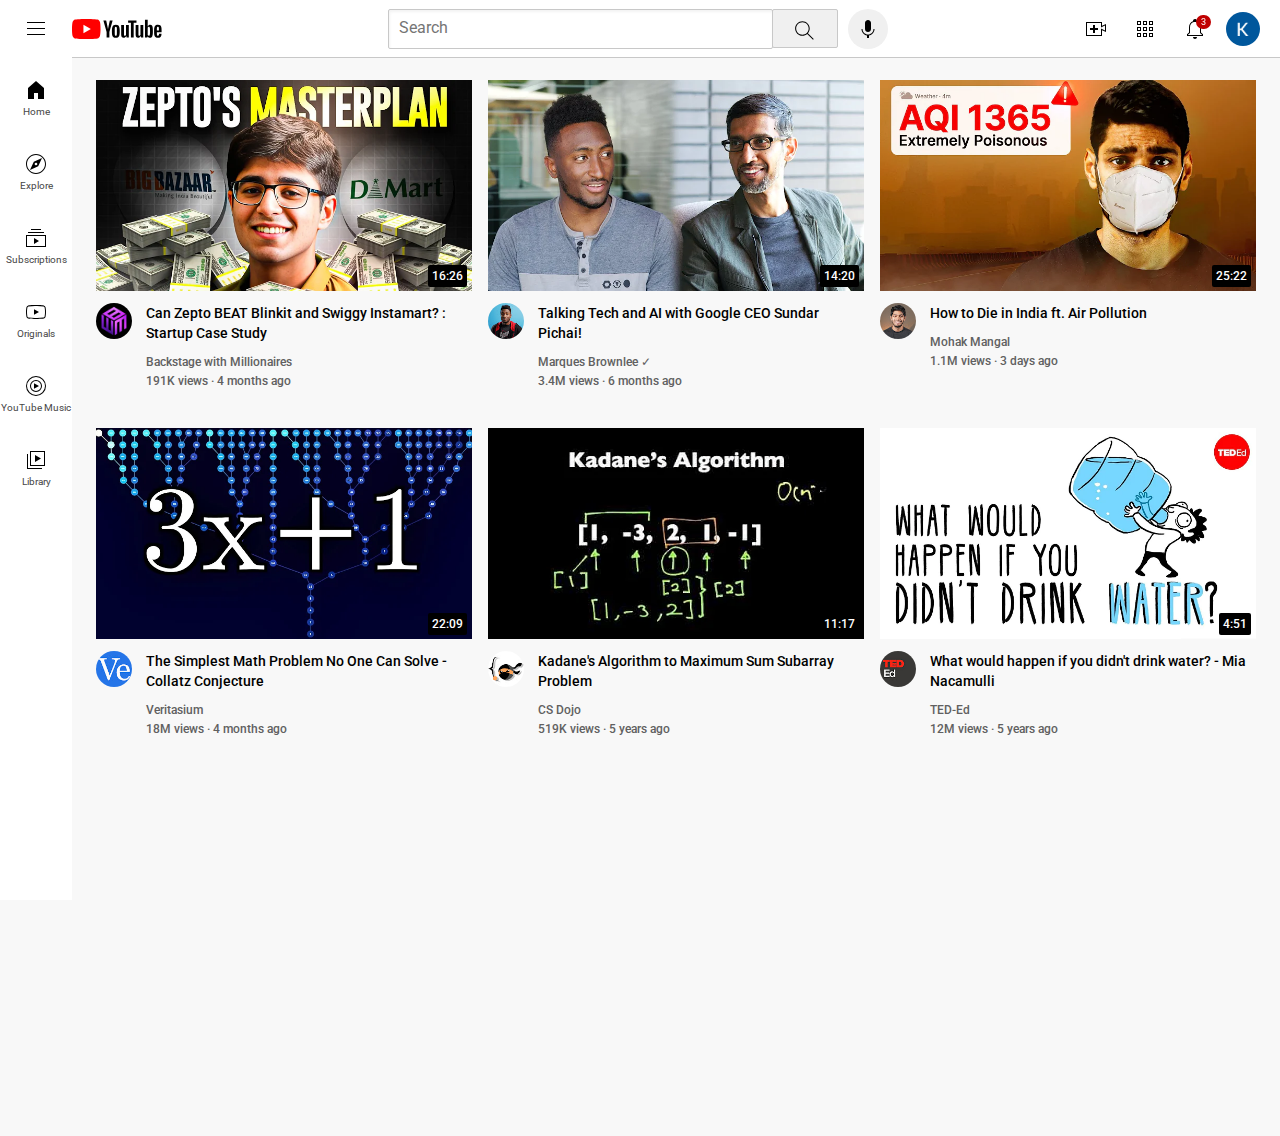
<file: index.html>
<!DOCTYPE html>
<html>
  <head>
    <title> Youtube sample</title>

    <link rel="preconnect" href="https://fonts.googleapis.com">
    <link rel="preconnect" href="https://fonts.gstatic.com" crossorigin>
    <link href="https://fonts.googleapis.com/css2?family=Roboto:wght@400;500;700&display=swap" rel="stylesheet">

    <link rel="stylesheet" href="styles/general.css">
    <link rel="stylesheet" href="styles/header.css">
    <link rel="stylesheet" href="styles/video.css">
    <link rel="stylesheet" href="styles/sidebar.css">
  </head>
  <body>
    <div class="header">

      <div class="left-section">
        <img class="hamburger-menu" src="Icons/hamburger-menu.svg">
        <img class="yt-logo" src="Icons/youtube-logo.svg">
      </div>

      <div class="middle-section">
        <input class= "searchbox" type="text" placeholder="Search">
        <button class="search-button">
          <img class="search-icon" src="Icons/search.svg">
          <div class="tooltip">Search</div>
        </button>
        <button class="voice-search-icon">
          <img class="voice-search-pic" src="Icons/voice-search-icon.svg">
          <div class="tooltip">Search with your voice</div>
        </button>
      </div>

      <div class="right-section">
        <div class="upload-box">
          <img class="upload" src="Icons/upload.svg">
          <div class="tooltip">Create</div>
        </div>
        
        <div class="youtube-apps-box">
          <img class="youtube-apps" src="Icons/youtube-apps.svg">
          <div class="tooltip">YouTube Apps</div>
        </div>
        <div class="notification-count-box">
          <img class="notifications" src="Icons/notifications.svg">
          <div class="notification-count">3</div>
          <div class="tooltip">Notifications</div>
        </div>
        <img class="profile-pic" src="channel-pictures/prof-pic.jpg">
      </div>
    </div>
    
  <div class="sidebar">
    <div class="sidebar-link">
      <img class="home" src="Sidebar/home.svg">
      <div>Home</div>
    </div>
    <div class="sidebar-link">
      <img class="explore" src="Sidebar/explore.svg">
      <div>Explore</div>
    </div>
    <div class="sidebar-link">
      <img class="subscriptions" src="Sidebar/subscriptions.svg">
      <div>Subscriptions</div>
    </div>
    <div class="sidebar-link">
      <img class="originals" src="Sidebar/originals.svg">
      <div>Originals</div>
    </div>
    <div class="sidebar-link">
      <img class="youtube-music" src="Sidebar/youtube-music.svg">
      <div>YouTube Music</div>
    </div>
    <div class="sidebar-link">
      <img class="library" src="Sidebar/library.svg">
      <div>Library</div>
    </div>

  </div>

    <div class="video-grid">
      <div class="video-preview">
        <div class="thumbnail-row">
          <a class="video-title-link" href="https://www.youtube.com/watch?v=VEZB69wGPyE" target="_blank">
            <img class="thumbnail"  src="thumbnails/thumbnail-2.webp">
          </a>
          <div class="video-time">16:26</div>
        </div>
        
  
        <div class="video-info-grid">
          <div class="channel-picture">
            <a class="video-title-link" href="https://www.youtube.com/watch?v=VEZB69wGPyE" target="_blank">
              <img class="profile-picture" src="channel-pictures/backstage.jpg">
            </a>
          </div>
          <div class="video-info">
            <a class="video-title-link" href="https://www.youtube.com/watch?v=VEZB69wGPyE" target="_blank">
              <p class="video-title">
                Can Zepto BEAT Blinkit and Swiggy Instamart? : Startup Case Study
              </p>
            </a>                   
            <p class="video-author">
              Backstage with Millionaires
            </p>
            <p class="video-stats">
              191K views &#183; 4 months ago
            </p>
          </div>
        </div>
      </div>
  
  
      <div class="video-preview">
        <div class="thumbnail-row">
          <a class="video-title-link" href="https://www.youtube.com/watch?v=n2RNcPRtAiY" target="_blank">
            <img class="thumbnail"  src="thumbnails/thumbnail-1.webp">
          </a>
            <div class="video-time">14:20</div>
        </div>

        <div class="video-info-grid">
          <div class="channel-picture">
            <img class="profile-picture" src="channel-pictures/channel-1.webp">
          </div>
          <div class="video-info">
            <a class="video-title-link" href="https://www.youtube.com/watch?v=n2RNcPRtAiY" target="_blank">
              <p class="video-title">
                Talking Tech and AI with Google CEO Sundar Pichai!
              </p>  
            </a>
                           
            <p class="video-author">
              Marques Brownlee ✓
            </p>
            <p class="video-stats">
              3.4M views &#183; 6 months ago
            </p>
          </div>
        </div>
      </div>

      <div class="video-preview">
        <div class="thumbnail-row">
          <a class="video-title-link" href="https://www.youtube.com/watch?v=ZUKttmRA8zU" target="_blank">
            <img class="thumbnail"  src="thumbnails/mangal.webp">
          </a>
          <div class="video-time">25:22</div>
        </div>

        <div class="video-info-grid">
          <div class="channel-picture">
            <img class="profile-picture" src="channel-pictures/mangalpp.jpg">
          </div>

          <div class="video-info">
            <a class="video-title-link" href="https://www.youtube.com/watch?v=ZUKttmRA8zU" target="_blank">
              <p class="video-title">
                How to Die in India ft. Air Pollution
              </p>
            </a>                   
            <p class="video-author">
              Mohak Mangal
            </p>
            <p class="video-stats">
              1.1M views &#183; 3 days ago
            </p>
          </div>
        </div>
      </div>

      <div class="video-preview">
        <div class="thumbnail-row">
          <a class="video-title-link" href="https://www.youtube.com/watch?v=094y1Z2wpJg" target="_blank">
            <img class="thumbnail"  src="thumbnails/math.webp">
          </a>
            <div class="video-time">22:09</div>
        </div>
  
        <div class="video-info-grid">
          <div class="channel-picture">
            <img class="profile-picture" src="channel-pictures/mathpp.jpeg">
          </div>
          <div class="video-info">
            <a class="video-title-link" href="https://www.youtube.com/watch?v=094y1Z2wpJg" target="_blank">
              <p class="video-title">
                The Simplest Math Problem No One Can Solve - Collatz Conjecture
              </p>
            </a>                 
            <p class="video-author">
              Veritasium
            </p>
            <p class="video-stats">
              18M views · 4 months ago
            </p>
          </div>
        </div>
      </div>
    
      <div class="video-preview">
        <div class="thumbnail-row">
          <a class="video-title-link" href="https://www.youtube.com/watch?v=86CQq3pKSUw" target="_blank">
            <img class="thumbnail"  src="thumbnails/algo.webp">
          </a>
            <div class="video-time">11:17 </div>            
        </div>
  
        <div class="video-info-grid">
          <div class="channel-picture">
              <img class="profile-picture" src="channel-pictures/algopp.jpeg">
          </div>
          <div class="video-info">
            <a class="video-title-link" href="https://www.youtube.com/watch?v=86CQq3pKSUw" target="_blank">
              <p class="video-title">
                Kadane's Algorithm to Maximum Sum Subarray Problem
              </p>  
            </a> 
            <p class="video-author">
              CS Dojo
            </p>
            <p class="video-stats">
              519K views · 5 years ago
            </p>
          </div>
        </div>
      </div>

      <div class="video-preview">
        <div class="thumbnail-row">
          <a class="video-title-link" href="https://www.youtube.com/watch?v=9iMGFqMmUFs" target="_blank">
            <img class="thumbnail"  src="thumbnails/ted.webp">
          </a>
            <div class="video-time">4:51</div>
        </div>
  
        <div class="video-info-grid">
          <div class="channel-picture">
            <img class="profile-picture" src="channel-pictures/tedpp.jpeg">
          </div>
          <div class="video-info">
            <a class="video-title-link" href="https://www.youtube.com/watch?v=9iMGFqMmUFs" target="_blank">
              <p class="video-title">
                What would happen if you didn't drink water? - Mia Nacamulli
              </p> 
            </a>                
            <p class="video-author">
               TED-Ed
            </p>
            <p class="video-stats">
              12M views &#183; 5 years ago
            </p>
          </div>
        </div>
      </div>
    </div>
    </body>
</html>
</file>
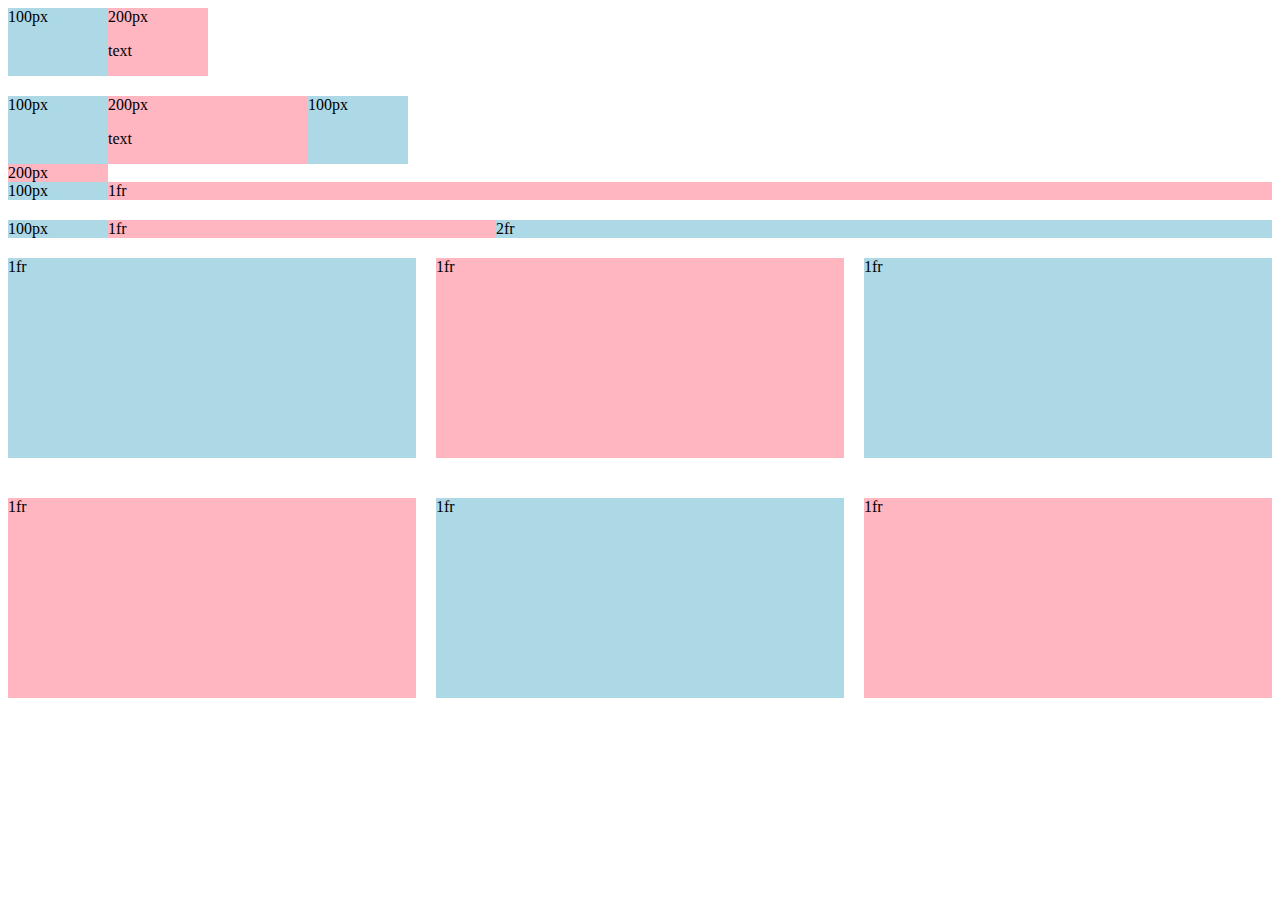
<file: channel-pictures/grid.html>
<!DOCTYPE html>
<html>
<head>
    <title>Grid Practice</title>
</head>
<body>
    <div style="
        margin-bottom: 20px;
        display: grid;
        grid-template-columns: 100px 100px;">
        <div style="background-color:lightblue"> 100px</div>
        <div style="background-color: lightpink;">200px <p>text</p></div>
    </div>

    <div style="
        display: grid;
        grid-template-columns: 100px 200px 100px;">
        <div style="background-color:lightblue"> 100px</div>
        <div style="background-color: lightpink;">200px <p>text</p></div>
        <div style="background-color:lightblue"> 100px</div>
        <div style="background-color: lightpink;">200px</div>
    </div>

    <div style="
        margin-bottom: 20px;
        display: grid;
        grid-template-columns: 100px 1fr;">
        <div style="background-color:lightblue"> 100px</div>
        <div style="background-color: lightpink;">1fr</div>
    </div>
    <div style="
        margin-bottom: 20px;
        display: grid;
        grid-template-columns: 100px 1fr 2fr;">
        <div style="background-color:lightblue"> 100px</div>
        <div style="background-color: lightpink;">1fr</div>
        <div style="background-color:lightblue"> 2fr</div>
    </div>
</body>

    <div style="
    margin-bottom: 40px;
    display: grid;
    grid-template-columns: 1fr 1fr 1fr;
    column-gap: 20px;
    row-gap: 40px;">
    <div style="background-color:lightblue; height:200px" > 1fr</div>
    <div style="background-color: lightpink; height:200px">1fr</div>
    <div style="background-color:lightblue; height:200px"> 1fr</div>
    <div style="background-color: lightpink; height:200px">1fr</div>
    <div style="background-color:lightblue; height:200px"> 1fr</div>
    <div style="background-color:lightpink; height:200px"> 1fr</div>
    </div>

</html>
</file>
<file: styles/general.css>
p{
  font-family: Roboto, Arial;
  margin-top: 0px;
  margin-bottom: 0px;
}

body{
  font-family: Roboto,Arial;
  margin: 0px;
  padding-bottom: 400px;
  padding-top: 80px;
  padding-left: 96px;
  padding-right: 24px;
  background-color: rgb(248, 248, 248);
}
</file>
<file: styles/header.css>
.header{
  height: 57px;
  display: flex;
  flex-direction: row;
  justify-content:space-between;  

  position: fixed;
  top: 0;
  right: 0;
  left: 0;
  z-index: 100;
  
  background-color: white;
  border-bottom-width: 1px;
  border-bottom-style: solid;
  border-bottom-color: rgb(200, 200, 200);

  margin-bottom: 20px;
}


.left-section{
  width: 162px;
  display: flex;
  align-items: center;
}
.hamburger-menu{
  height: 24px;
  margin-left: 18px;
  margin-right: 18px;
  cursor: pointer;
  padding: 6px 6px 6px 6px;
  border-radius: 50px;
}
.yt-logo{
  height: 20px;
  cursor: pointer;
}



.middle-section{
  display: flex;
  align-items: center;
  flex:1;
  margin-right: 35px;
  margin-left: 70px;
  max-width: 500px;
}
.searchbox{
  flex: 1;
  height: 36px;
  margin: 0px;
  border-width: 1px;
  border-style: solid;
  border-color: rgb(200, 200, 200);
  padding-left: 10px;
  border-radius: 2px;
  box-shadow: inset 1px 2px 3px rgba(0, 0, 0, 0.05);
  width: 0;
}
.searchbox::placeholder{
  font-family: Roboto,Arial;
  font-size: 16px;
}

.search-button{
  height: 39px;
  width: 66px;
  border-width: 1px;
  border-style: solid;
  border-radius: 2px;
  border-color: rgb(200, 200, 200);
  background-color: rgb(240, 240, 240);
  margin-left: -1px;
  margin-right: 10px;
  min-width: 0px;
  transition: 0.15s;
}
.search-icon{
  height: 25px;
  margin-top: 4px;
}
.voice-search-icon{
  height: 40px;
  width: 40px;
  border-radius: 20px;
  border-width: 0px;
  background-color: rgb(240, 240, 240);
}
.voice-search-pic{
  height: 24px;
  display: flex;
  align-items: center;
}
.search-button,
.voice-search-icon,
.upload-box,
.youtube-apps-box,
.notification-count-box{
  display: flex;
  position: relative;
  justify-content: center;
  align-items: center;
  cursor: pointer;
}
.search-button .tooltip,
.voice-search-icon .tooltip,
.upload-box .tooltip,
.youtube-apps-box .tooltip,
.notification-count-box .tooltip{
  position: absolute;
  background-color: rgb(95, 95, 95);
  padding: 4px 8px 4px 8px;
  border-radius: 2px;
  font-size: 12px;
  color: white;
  bottom: -35px;
  transition: opacity 0.15s;
  opacity: 0;
  pointer-events: none;
  white-space: nowrap;
}
.search-button:hover .tooltip,
.voice-search-icon:hover .tooltip,
.upload-box:hover .tooltip,
.youtube-apps-box:hover .tooltip,
.notification-count-box:hover .tooltip{
  opacity: 1;
}
.search-button:hover,
.voice-search-icon:hover{
  background-color: rgb(208, 208, 208);
}


.right-section{
  width:182px;
  margin-right: 20px;
  display: flex;
  align-items: center;
  justify-content: space-between;
  flex-shrink: 0;
}
.upload{
  height: 24px;
  padding: 6px 6px 6px 6px;
  border-radius: 50px;
}
.youtube-apps{
  height: 24px;
  padding: 6px 6px 6px 6px;
  border-radius: 50px;
}
.notifications{
  height: 24px;
  padding: 6px 6px 6px 6px;
  border-radius: 50px;
}
.notification-count-box{
  position: relative;
}
.notification-count{
  position: absolute;
  background-color: rgb(192, 0, 0);
  font-family: Roboto,Arial;
  font-size: 9px;
  color: white;
  top: 4px;
  right:2px;
  padding: 2px 5px 2px 5px;
  border-radius: 20px;
}
.profile-pic{
  height: 34px;
  border-radius: 18px;
  cursor: pointer;
}


.upload:hover,
.youtube-apps:hover,
.notifications:hover,
.hamburger-menu:hover{
  background-color: rgb(231, 230, 230);
}

.upload:active,
.youtube-apps:active,
.notifications:active,
.hamburger-menu:active{
  background-color: rgb(200, 200, 200);
}
</file>
<file: styles/video.css>
.thumbnail{
  width:100%;
}
.video-info-grid{
  display: grid;
  grid-template-columns: 50px 1fr ;
}
.profile-picture{
  width: 36px;
  border-radius: 50px ;
}
.video-title{
 font-size: 14px;
 font-weight: 500;
line-height: 20px;
margin-bottom: 12px;
}
.video-title-link{
  text-decoration: none;
  color: black;
}
.video-author{
  font-size: 12px;
  color: rgb(96,96,96);
  font-weight: 500;
  margin-bottom: 5px;
  cursor: pointer;
}
.video-author:hover{
  color: rgb(66, 66, 66);
}

.video-stats{
  font-size: 12px;
  color: rgb(96,96,96);
  font-weight: 500;
}
.video-grid{
  display: grid;
  grid-template-columns: 1fr 1fr 1fr;
  column-gap: 16px;
  row-gap: 40px;
}

.thumbnail-row{
  position: relative;
  margin-bottom: 8px;
}
.video-time{
  font-family: Roboto, Arial;
  font-weight: 500;
  font-size: 12px;
  position: absolute;
  background-color: rgb(0, 0, 0);
  color: white;
  padding: 4px 4px 4px 4px;
  bottom: 8px;
  right: 5px;
  border-radius: 2px;
}
</file>
<file: styles/sidebar.css>
.sidebar{
  position:fixed;
  background-color: white;
  width: 72px;
  left: 0px;
  top: 55px;
  bottom: 0px;
  z-index: 200;
  padding-top: 5px;
}
.sidebar-link{
  height: 74px ;
  cursor: pointer;
  display: flex;
  justify-content: center;
  align-items: center;
  flex-direction: column;
}
.sidebar-link:hover{
  background-color: lightgray;
}
.sidebar-link:active{
  background-color: gray;
  transition: 0.2s;
}
.sidebar-link img{
height: 24px;
margin-bottom: 4px;
}
.sidebar-link div{
  font-family: Roboto,Arial;
  font-size: 10px;
  color: rgb(71, 71, 71);
}
</file>
